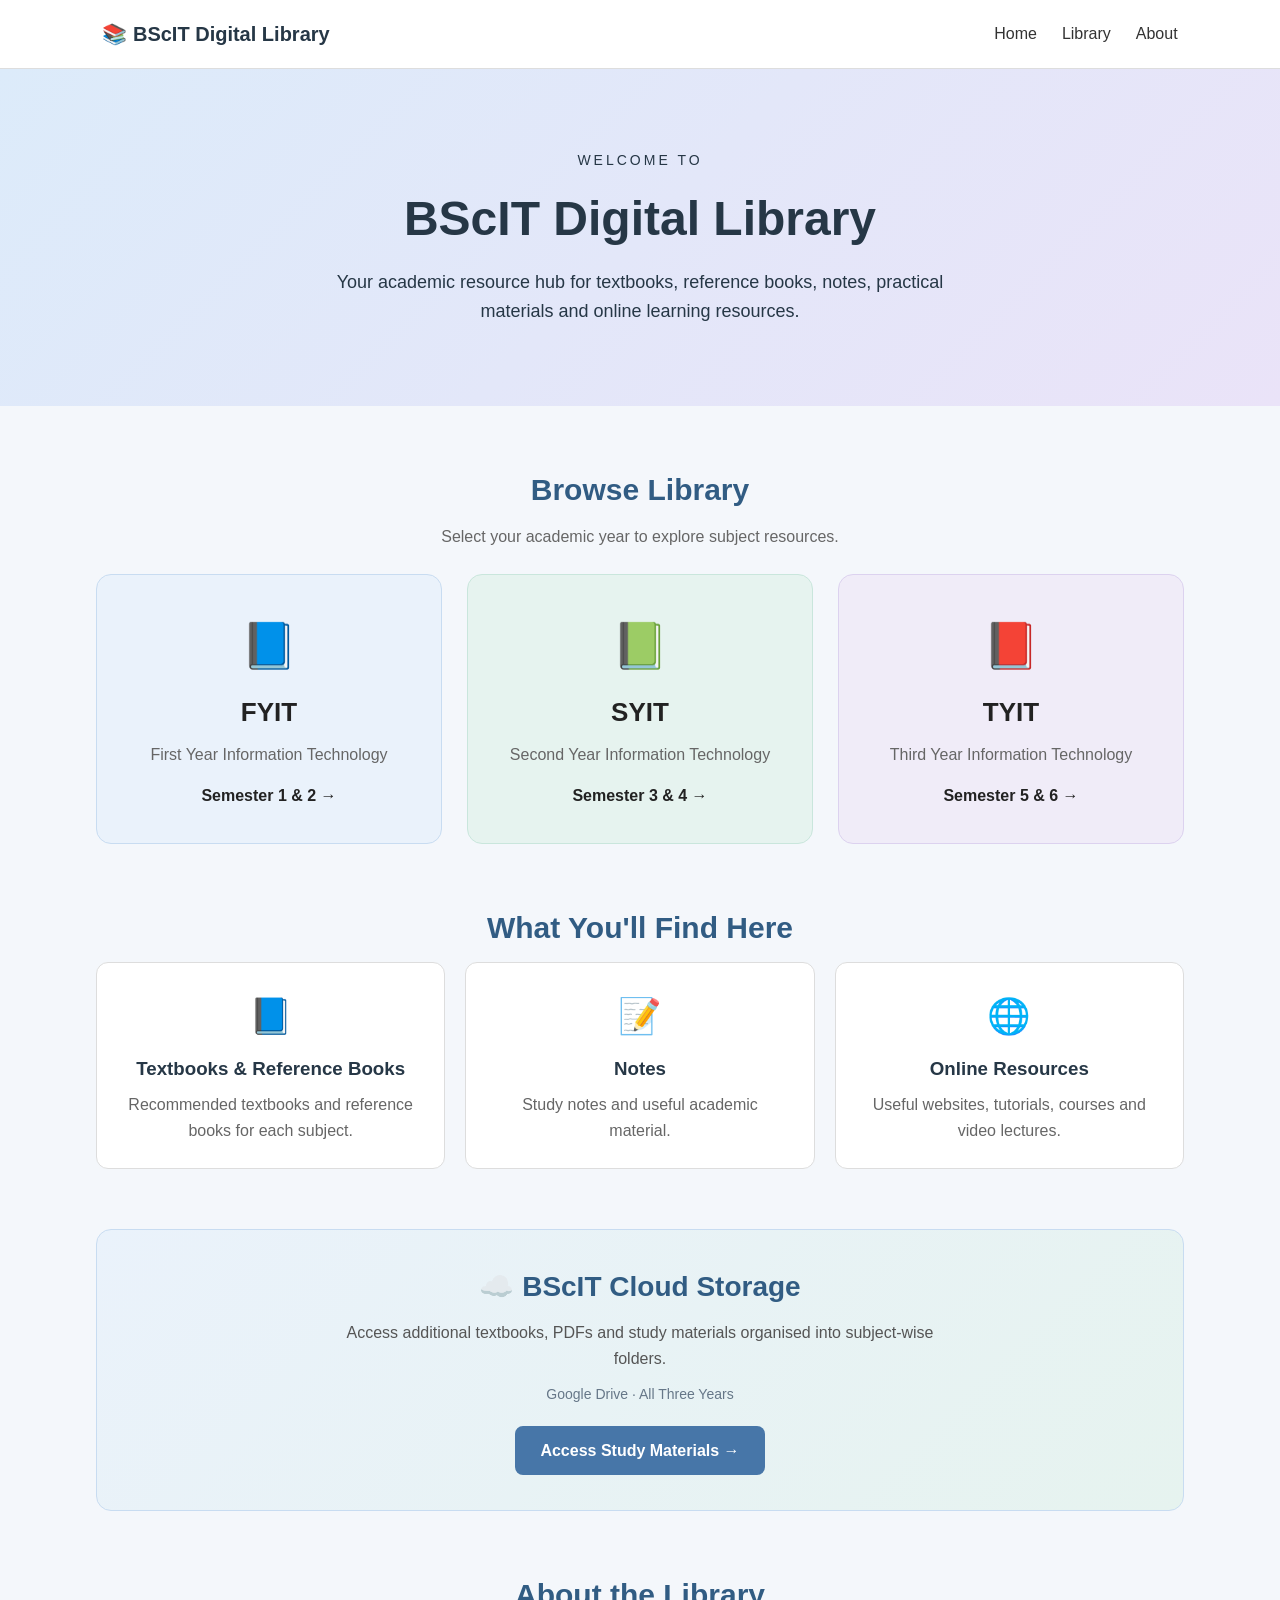
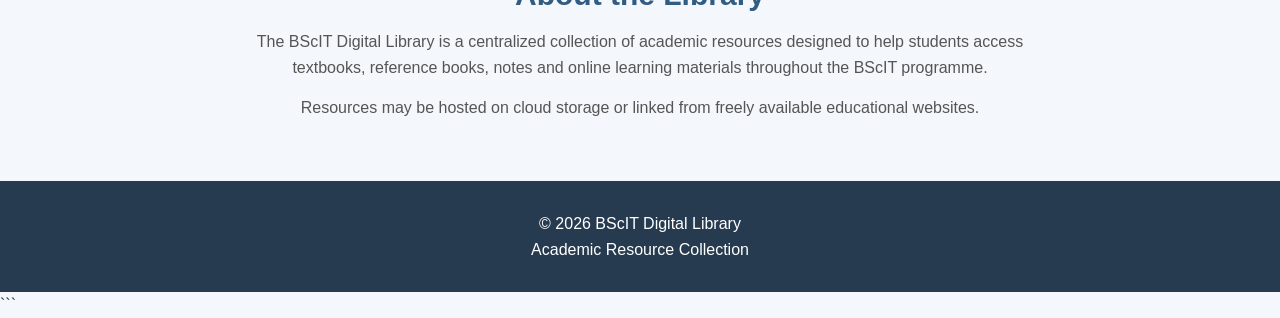
<file: index.html>
<!DOCTYPE html>
<html lang="en">

<head>
    <meta charset="UTF-8">
    <meta name="viewport" content="width=device-width, initial-scale=1.0">

    <title>BScIT Digital Library</title>

    <link rel="stylesheet" href="style.css">
</head>

<body>

    <!-- Navigation Bar -->
    <nav class="navbar">

        <div class="logo">
            📚 BScIT Digital Library
        </div>

        <div class="nav-links">
            <a href="index.html">Home</a>
            <a href="#years">Library</a>
            <a href="#about">About</a>
        </div>

    </nav>


    <!-- Hero Section -->
    <header class="hero">

        <p class="welcome">WELCOME TO</p>

        <h1>BScIT Digital Library</h1>

        <p class="subtitle">
            Your academic resource hub for textbooks, reference books,
            notes, practical materials and online learning resources.
        </p>

    </header>


    <!-- Academic Years -->
    <main>

        <section id="years" class="library-section">

            <h2>Browse Library</h2>

            <p class="section-description">
                Select your academic year to explore subject resources.
            </p>

            <div class="year-container">

                <!-- FYIT -->
                <a href="fyit.html" class="year-card">

                    <div class="year-icon">📘</div>

                    <h3>FYIT</h3>

                    <p>First Year Information Technology</p>

                    <span>Semester 1 &amp; 2 →</span>

                </a>


                <!-- SYIT -->
                <a href="syit.html" class="year-card">

                    <div class="year-icon">📗</div>

                    <h3>SYIT</h3>

                    <p>Second Year Information Technology</p>

                    <span>Semester 3 &amp; 4 →</span>

                </a>


                <!-- TYIT -->
                <a href="tyit.html" class="year-card">

                    <div class="year-icon">📕</div>

                    <h3>TYIT</h3>

                    <p>Third Year Information Technology</p>

                    <span>Semester 5 &amp; 6 →</span>

                </a>

            </div>

        </section>


        <!-- Resource Types -->
        <section class="resources-section">

            <h2>What You'll Find Here</h2>

            <div class="resource-container">

                <div class="resource-card">
                    <div>📘</div>
                    <h3>Textbooks & Reference Books</h3>
                    <p>Recommended textbooks and reference books for each subject.</p>
                </div>

                <div class="resource-card">
                    <div>📝</div>
                    <h3>Notes</h3>
                    <p>Study notes and useful academic material.</p>
                </div>


                <div class="resource-card">
                    <div>🌐</div>
                    <h3>Online Resources</h3>
                    <p>Useful websites, tutorials, courses and video lectures.</p>
                </div>

            </div>

        </section>


        <!-- Cloud Storage Section -->
        <section class="cloud-storage">
        
            <div class="cloud-card">
                <h2>☁️ BScIT Cloud Storage</h2>
        
                <p>
                    Access additional textbooks, PDFs and study materials
                    organised into subject-wise folders.
                </p>
        
                <span>Google Drive · All Three Years</span>
        
                <a href="https://drive.google.com/drive/folders/1h0zi3gbNdlfJLQ8gKMEnEyPBZnSJreJZ?usp=sharing"
                   target="_blank"
                   rel="noopener noreferrer"
                   class="cloud-button">
                    Access Study Materials →
                </a>
            </div>
        
        </section>

        
        <!-- About -->
        <section id="about" class="about-section">

            <h2>About the Library</h2>

            <p>
                The BScIT Digital Library is a centralized collection
                of academic resources designed to help students access
                textbooks, reference books, notes and online learning
                materials throughout the BScIT programme.
            </p>

            <p>
                Resources may be hosted on cloud storage or linked from
                freely available educational websites.
            </p>

        </section>

    </main>


    <!-- Footer -->
    <footer>

        <p>© 2026 BScIT Digital Library</p>

        <p>Academic Resource Collection</p>

    </footer>


    <script src="script.js"></script>

</body>

</html>
```
</file>
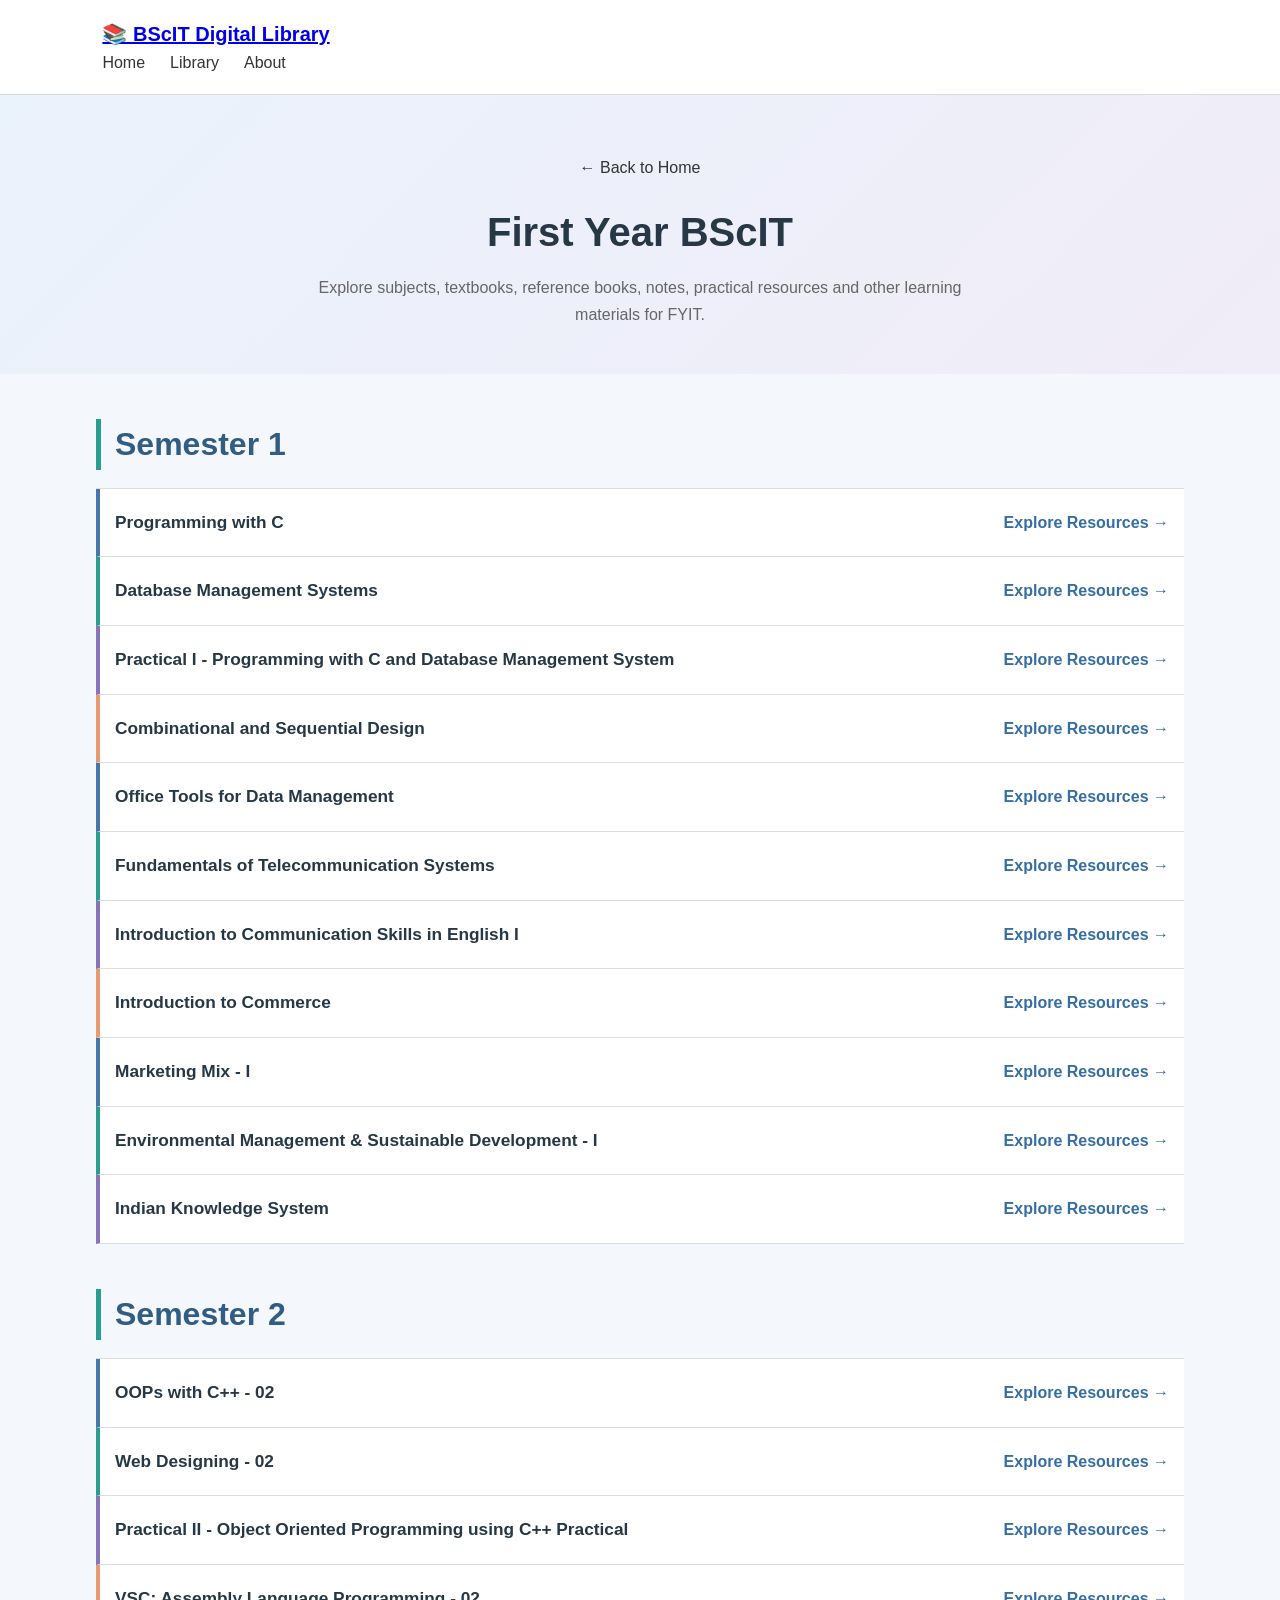
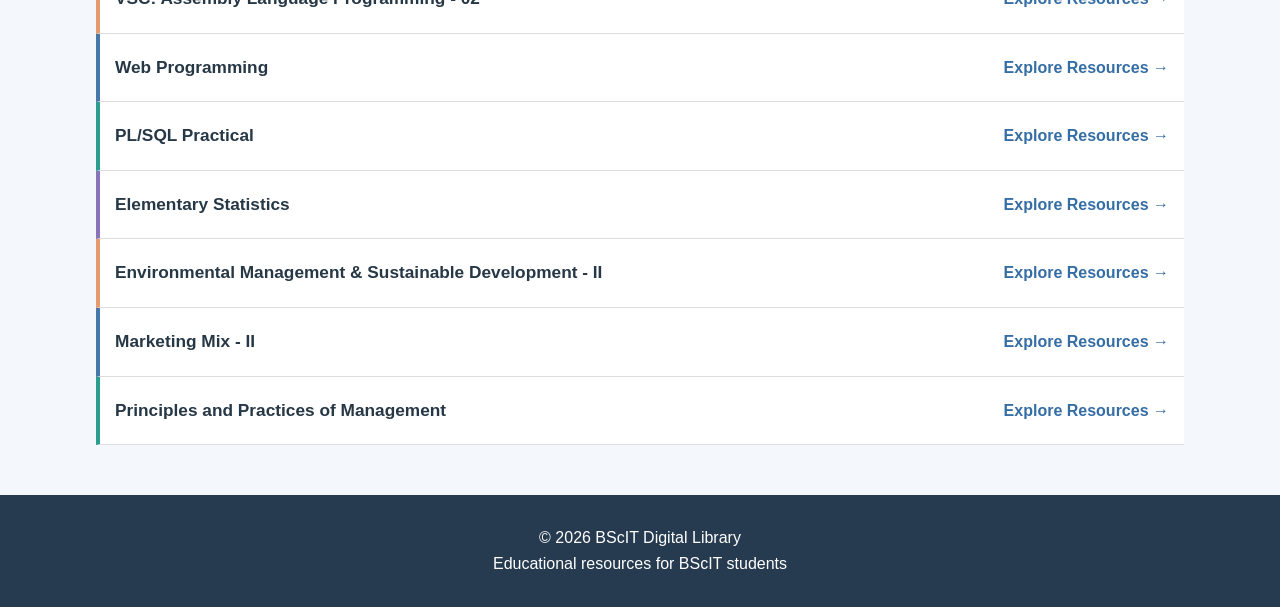
<file: fyit.html>
<!DOCTYPE html>
<html lang="en">
<head>
    <meta charset="UTF-8">
    <meta name="viewport" content="width=device-width, initial-scale=1.0">

    <title>FYIT - BScIT Digital Library</title>

    <link rel="stylesheet" href="style.css">
</head>

<body>

    <!-- Navigation Bar -->
    <nav class="navbar">
        <div class="nav-container">

            <a href="index.html" class="logo">
                📚 BScIT Digital Library
            </a>

            <div class="nav-links">
                <a href="index.html">Home</a>
                <a href="index.html#library">Library</a>
                <a href="index.html#about">About</a>
            </div>

        </div>
    </nav>


    <!-- Page Header -->
    <section class="page-header">

        <div class="container">

            <a href="index.html" class="back-link">
                ← Back to Home
            </a>

            <h1>First Year BScIT</h1>

            <p>
                Explore subjects, textbooks, reference books, notes,
                practical resources and other learning materials for FYIT.
            </p>

        </div>

    </section>


    <!-- Semester Section -->
    <main class="container">

        <section class="semester-section" data-semester="Semester 1">

            <h2>Semester 1</h2>

            <div class="semester-card-grid">
            </div>

        </section>


        <section class="semester-section" data-semester="Semester 2">

            <h2>Semester 2</h2>

            <div class="semester-card-grid">
            </div>

        </section>

    </main>


    <!-- Footer -->
    <footer class="footer">

        <div class="container">

            <p>
                © 2026 BScIT Digital Library
            </p>

            <p>
                Educational resources for BScIT students
            </p>

        </div>

    </footer>

    <script src="script.js"></script>

</body>
</html>
</file>
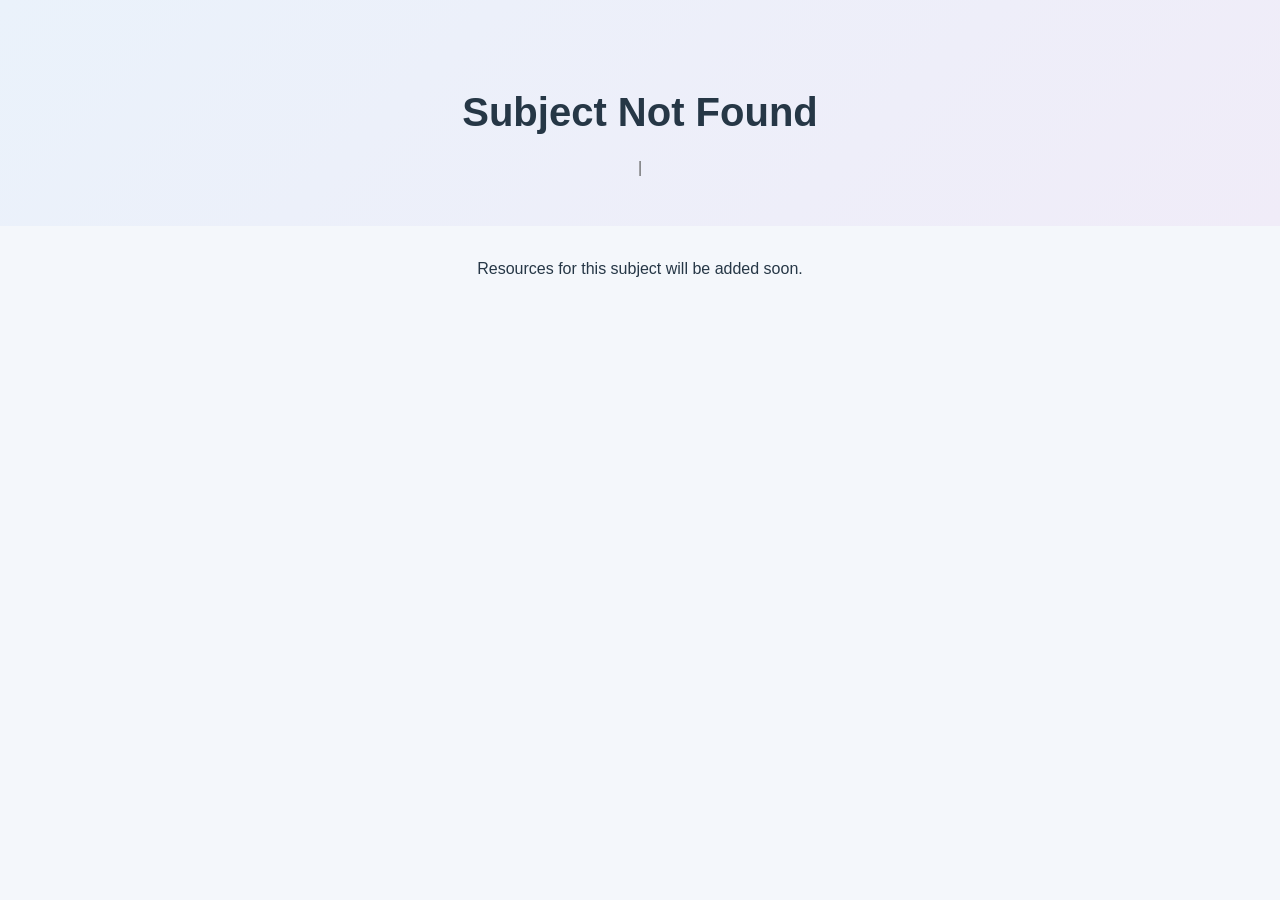
<file: subject.html>
<!DOCTYPE html>
<html lang="en">

<head>
    <meta charset="UTF-8">
    <meta name="viewport" content="width=device-width, initial-scale=1.0">

    <title>Subject Resources | BScIT Digital Library</title>

    <link rel="stylesheet" href="style.css">
</head>

<body>

    <header class="page-header">
        <h1 id="subjectName">Loading Subject...</h1>
        <p id="subjectDetails"></p>
    </header>

    <main id="resourceContainer">

        <section class="semester-section">
            <h2>Textbooks</h2>
            <div class="semester-card-grid" data-category="Textbooks"></div>
        </section>

        <section class="semester-section">
            <h2>Reference Books</h2>
            <div class="semester-card-grid" data-category="Reference Books"></div>
        </section>

        <section class="semester-section">
            <h2>Notes</h2>
            <div class="semester-card-grid" data-category="Notes"></div>
        </section>

        <section class="semester-section">
            <h2>Practical Resources</h2>
            <div class="semester-card-grid" data-category="Practical Resources"></div>
        </section>

        <section class="semester-section">
            <h2>Online Resources</h2>
            <div class="semester-card-grid" data-category="Online Resources"></div>
        </section>

    </main>

    <script src="script.js"></script>

</body>
</html>
</file>
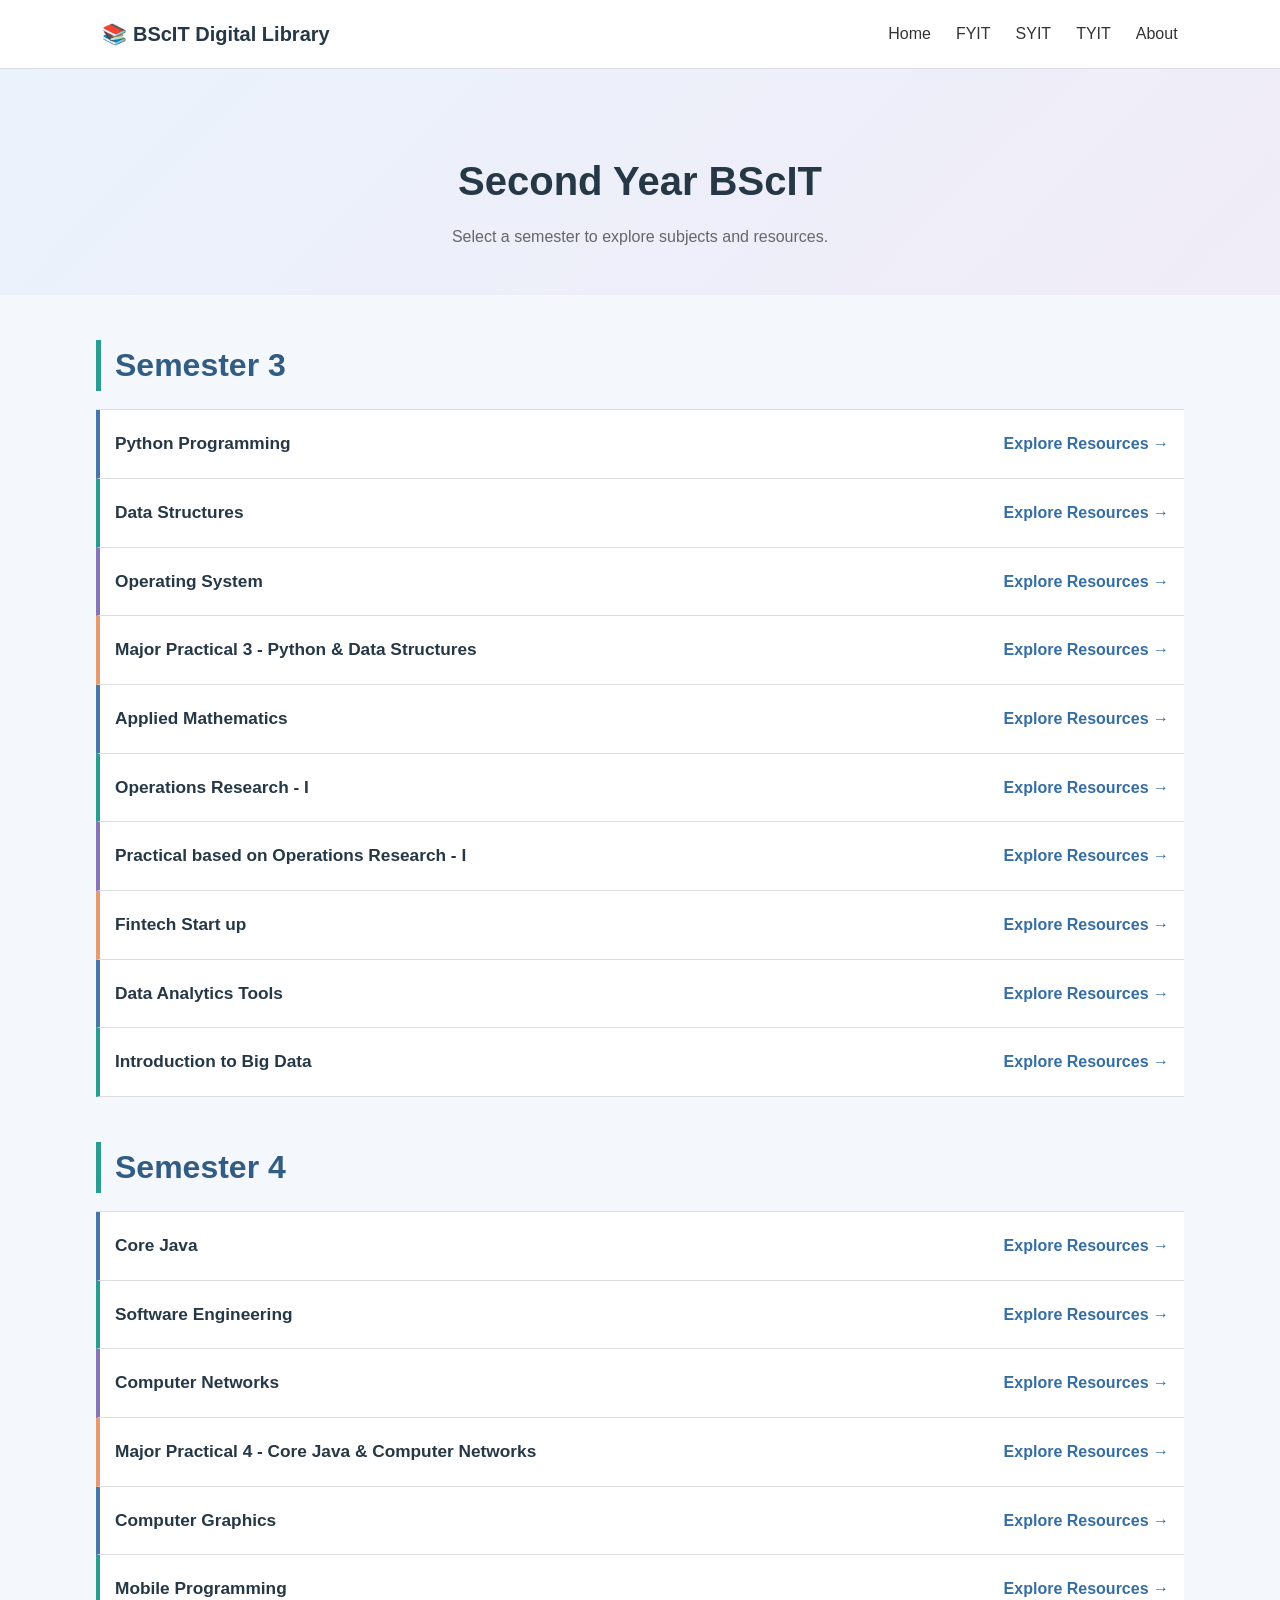
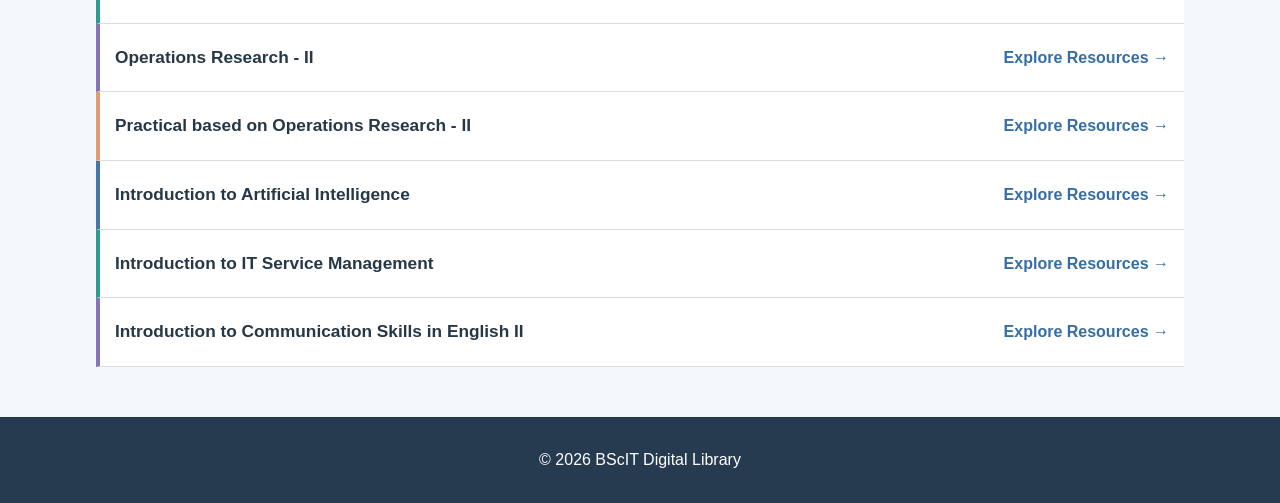
<file: syit.html>
<!DOCTYPE html>
<html lang="en">
<head>
    <meta charset="UTF-8">
    <meta name="viewport" content="width=device-width, initial-scale=1.0">

    <title>SYIT - BScIT Digital Library</title>

    <link rel="stylesheet" href="style.css">
</head>

<body>

    <!-- Navigation Bar -->
    <nav class="navbar">
        <div class="logo">
            📚 BScIT Digital Library
        </div>

        <div class="nav-links">
            <a href="index.html">Home</a>
            <a href="fyit.html">FYIT</a>
            <a href="syit.html">SYIT</a>
            <a href="tyit.html">TYIT</a>
            <a href="index.html#about">About</a>
        </div>
    </nav>


    <!-- Page Header -->
    <header class="page-header">
        <h1>Second Year BScIT</h1>
        <p>Select a semester to explore subjects and resources.</p>
    </header>


    <!-- Semester 3 -->
    <section class="semester-section" data-semester="Semester 3">

        <h2>Semester 3</h2>

        <div class="semester-card-grid">
        </div>

    </section>


    <!-- Semester 4 -->
    <section class="semester-section" data-semester="Semester 4">

        <h2>Semester 4</h2>

        <div class="semester-card-grid">
        </div>

    </section>


    <!-- Footer -->
    <footer>
        <p>© 2026 BScIT Digital Library</p>
    </footer>

    <script src="script.js"></script>

</body>
</html>
</file>
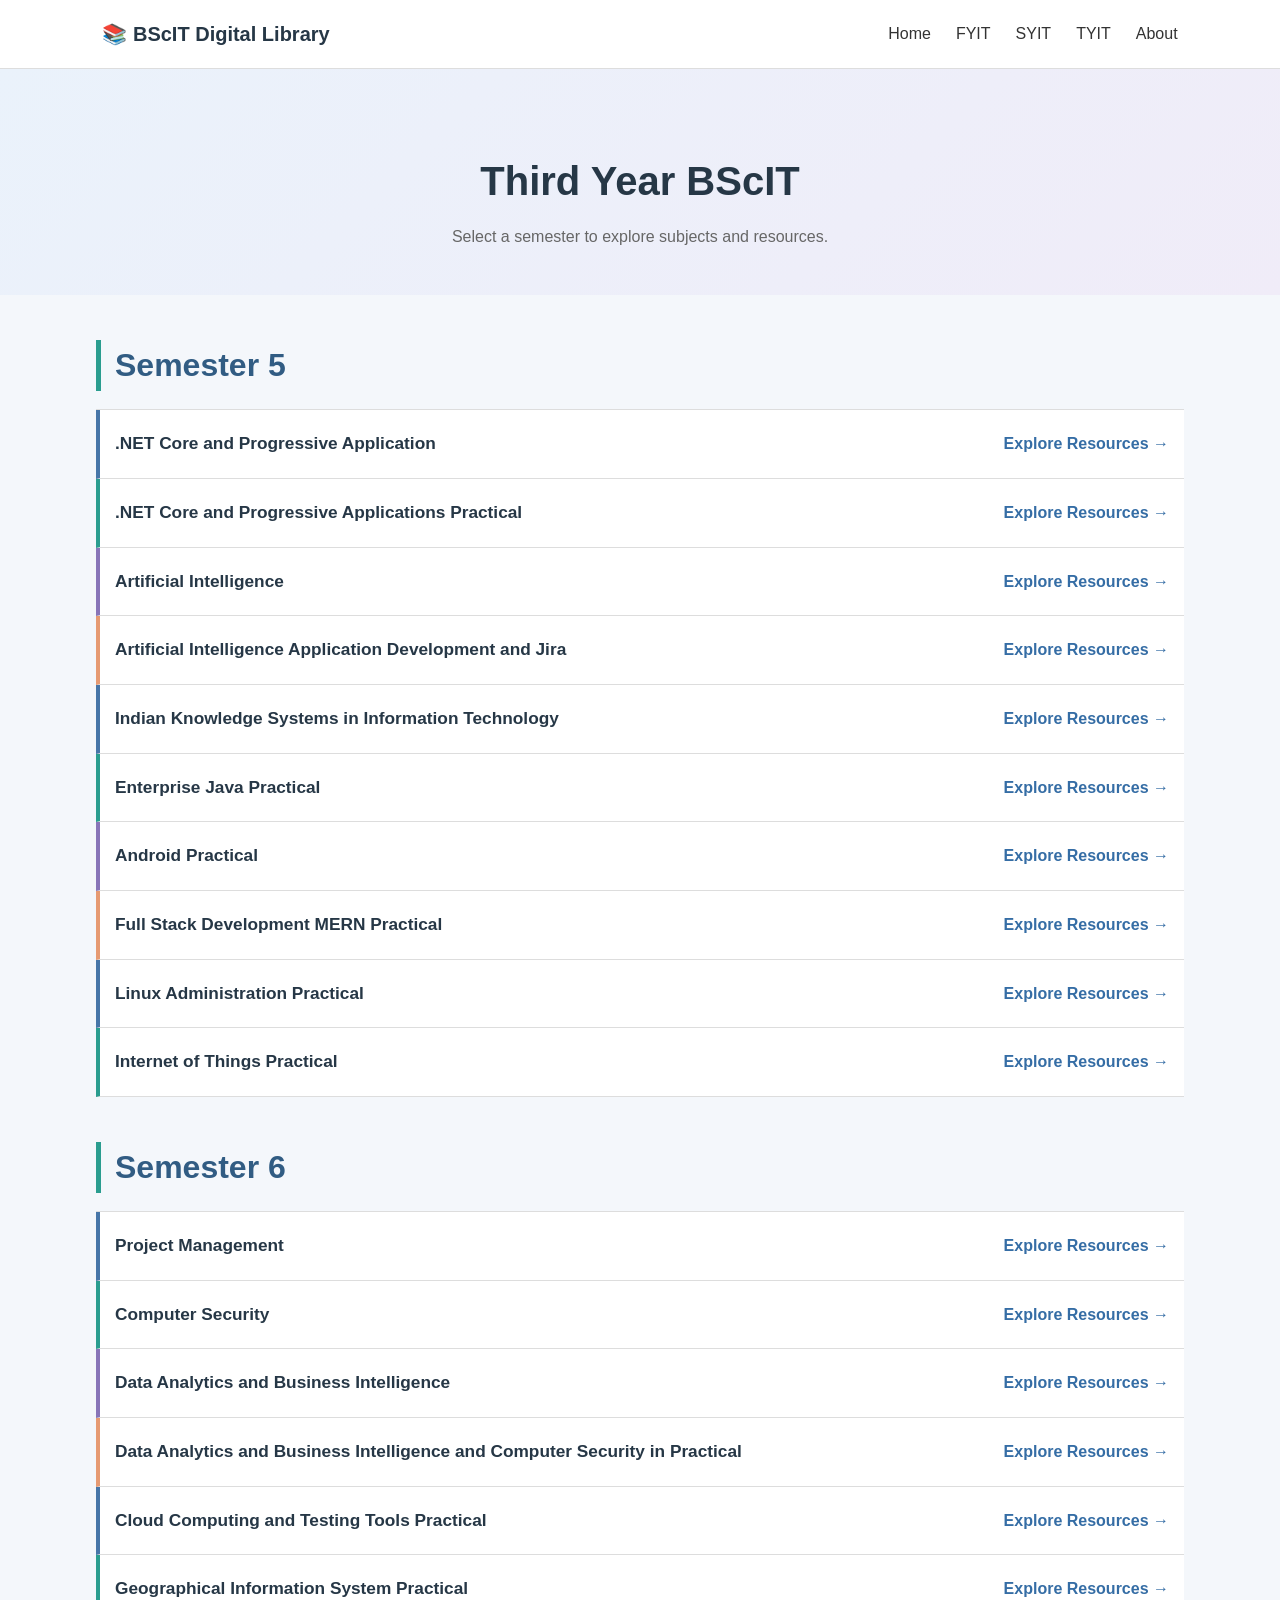
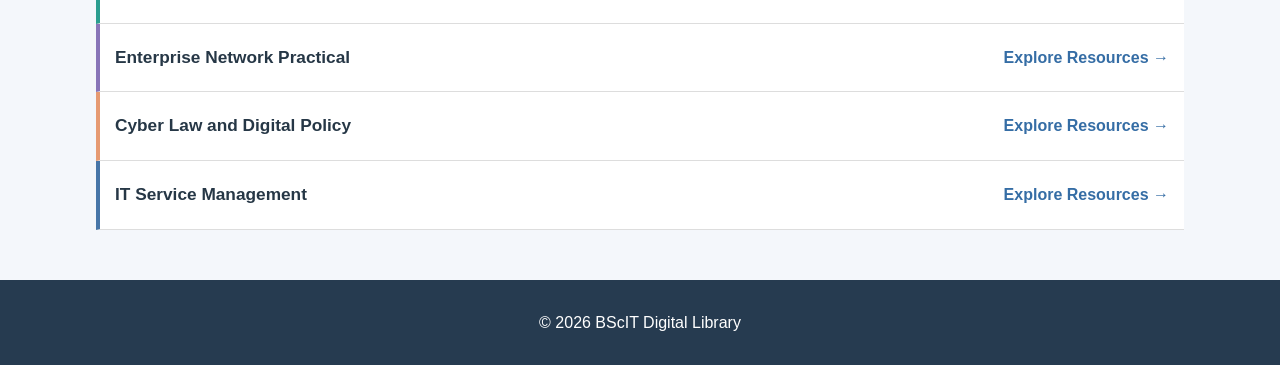
<file: tyit.html>
<!DOCTYPE html>
<html lang="en">
<head>
    <meta charset="UTF-8">
    <meta name="viewport" content="width=device-width, initial-scale=1.0">

    <title>TYIT - BScIT Digital Library</title>

    <link rel="stylesheet" href="style.css">
</head>

<body>

    <!-- Navigation Bar -->
    <nav class="navbar">
        <div class="logo">
            📚 BScIT Digital Library
        </div>

        <div class="nav-links">
            <a href="index.html">Home</a>
            <a href="fyit.html">FYIT</a>
            <a href="syit.html">SYIT</a>
            <a href="tyit.html">TYIT</a>
            <a href="index.html#about">About</a>
        </div>
    </nav>


    <!-- Page Header -->
    <header class="page-header">
        <h1>Third Year BScIT</h1>
        <p>Select a semester to explore subjects and resources.</p>
    </header>


    <!-- Semester 5 -->
    <section class="semester-section" data-semester="Semester 5">

        <h2>Semester 5</h2>

        <div class="semester-card-grid">
        </div>

    </section>


    <!-- Semester 6 -->
    <section class="semester-section" data-semester="Semester 6">

        <h2>Semester 6</h2>

        <div class="semester-card-grid">
        </div>

    </section>

    <!-- Footer -->
    <footer>
        <p>© 2026 BScIT Digital Library</p>
    </footer>

    <script src="script.js"></script>
    
</body>
</html>
</file>
<file: style.css>
* {
    box-sizing: border-box;
    margin: 0;
    padding: 0;
}


body {
    font-family: Arial, sans-serif;
    background: #f5f7fa;
    color: #222;
    line-height: 1.6;
}


/* Navigation */

.navbar {
    display: flex;
    justify-content: space-between;
    align-items: center;

    padding: 18px 8%;

    background: white;

    border-bottom: 1px solid #ddd;
}


.logo {
    font-size: 20px;
    font-weight: bold;
}


.nav-links {
    display: flex;
    gap: 25px;
}


.nav-links a {
    text-decoration: none;
    color: #333;
}


.nav-links a:hover {
    text-decoration: underline;
}


/* Hero */

.hero {
    text-align: center;

    padding: 80px 20px;

    background: #eaf0f6;
}


.welcome {
    font-size: 14px;
    letter-spacing: 3px;
}


.hero h1 {
    font-size: 48px;
    margin: 10px 0;
}


.subtitle {
    max-width: 650px;
    margin: auto;

    font-size: 18px;
}


/* Sections */

.library-section,
.resources-section,
.about-section {
    width: 85%;
    max-width: 1100px;

    margin: 60px auto;
}


.library-section h2,
.resources-section h2,
.about-section h2 {
    text-align: center;

    font-size: 30px;

    margin-bottom: 10px;
}


.section-description {
    text-align: center;

    margin-bottom: 35px;

    color: #666;
}


/* Year Cards */

.year-container {
    display: grid;

    grid-template-columns:
        repeat(3, 1fr);

    gap: 25px;
}


.year-card {
    text-decoration: none;

    color: #222;

    background: white;

    padding: 35px 25px;

    border-radius: 15px;

    text-align: center;

    border: 1px solid #ddd;

    transition: transform 0.2s,
                box-shadow 0.2s;
}


.year-card:hover {
    transform: translateY(-5px);

    box-shadow:
        0 8px 20px rgba(0,0,0,0.1);
}


.year-icon {
    font-size: 45px;

    margin-bottom: 10px;
}


.year-card h3 {
    font-size: 26px;

    margin-bottom: 8px;
}


.year-card p {
    color: #666;

    margin-bottom: 15px;
}


.year-card span {
    font-weight: bold;
}


/* Resource Cards */

.resource-container {
    display: grid;

    grid-template-columns:
        repeat(3, 1fr);

    gap: 20px;
}


.resource-card {
    background: white;

    padding: 25px;

    border-radius: 12px;

    border: 1px solid #ddd;

    text-align: center;
}


.resource-card div {
    font-size: 35px;

    margin-bottom: 10px;
}


.resource-card h3 {
    margin-bottom: 8px;
}


.resource-card p {
    color: #666;
}


/* About */

.about-section {
    max-width: 800px;

    text-align: center;
}


.about-section p {
    margin-bottom: 15px;

    color: #555;
}


/* Footer */

footer {
    text-align: center;

    padding: 30px;

    background: #222;

    color: white;

    margin-top: 50px;
}


/* Mobile */

@media (max-width: 800px) {

    .navbar {
        flex-direction: column;

        gap: 15px;
    }


    .hero h1 {
        font-size: 36px;
    }


    .year-container {
        grid-template-columns: 1fr;
    }


    .resource-container {
        grid-template-columns: 1fr;
    }

}


/* ========================================
   Year / Semester Pages
======================================== */

.page-header {
    padding: 60px 20px 45px;
    background: #f5f7fb;
    text-align: center;
}

.page-header h1 {
    margin: 20px 0 10px;
    font-size: 2.5rem;
}

.page-header p {
    max-width: 700px;
    margin: 0 auto;
    color: #666;
    line-height: 1.7;
}

.back-link {
    color: #333;
    text-decoration: none;
    font-weight: 500;
}

.back-link:hover {
    text-decoration: underline;
}

/* Semester and Resource Sections */

.semester-section {
    width: 85%;
    max-width: 1100px;
    margin: 45px auto;
    padding: 0;
}

.semester-section h2 {
    margin-bottom: 18px;
    font-size: 2rem;
}

.section-description {
    color: #666;
    margin-bottom: 25px;
}

/* Subject and Resource Lists */

.semester-card-grid {
    display: flex;
    flex-direction: column;
    gap: 0;
    border-top: 1px solid #ddd;
}

.semester-card {
    display: flex;
    align-items: center;
    justify-content: space-between;
    gap: 20px;

    padding: 20px 15px;

    background: white;
    border: none;
    border-bottom: 1px solid #ddd;
    border-radius: 0;

    text-decoration: none;
    color: inherit;

    transition: background 0.2s ease;
}

.semester-card:hover {
    background: #eef3f8;
    transform: none;
    box-shadow: none;
}

.semester-card h3 {
    flex: 1;
    margin: 0;
    font-size: 1.08rem;
    font-weight: 600;
}

.semester-card p {
    margin: 0;
    color: #666;
}

.semester-card a {
    flex-shrink: 0;
    color: #2457a6;
    text-decoration: none;
    font-weight: 600;
}

.semester-card a:hover {
    text-decoration: underline;
}

/* Mobile */

@media (max-width: 600px) {

    .semester-section {
        width: 92%;
        margin: 30px auto;
    }

    .semester-section h2 {
        font-size: 1.6rem;
    }

    .semester-card {
        flex-wrap: wrap;
        gap: 8px;
        padding: 16px 10px;
    }

    .semester-card h3 {
        flex-basis: 100%;
        font-size: 1rem;
    }

    .semester-card a {
        font-size: 0.9rem;
    }

}


/* ========================================
   Colour Theme
======================================== */

:root {
    --primary: #4776A8;
    --secondary: #2A9D8F;
    --accent: #8875B8;
    --highlight: #E69A72;

    --blue-light: #EAF2FB;
    --green-light: #E6F3EF;
    --purple-light: #F0ECF8;
    --peach-light: #FBF0E8;

    --text-dark: #263746;
}

/* General background */

body {
    background: #F4F7FB;
    color: var(--text-dark);
}

/* Homepage hero */

.hero {
    background: linear-gradient(
        135deg,
        #DCEBFA,
        #EAE3F8
    );
}

/* Year cards */

.year-card:nth-child(1) {
    background: var(--blue-light);
    border-color: #C8DCF1;
}

.year-card:nth-child(2) {
    background: var(--green-light);
    border-color: #C9E6DC;
}

.year-card:nth-child(3) {
    background: var(--purple-light);
    border-color: #DCD2EF;
}

.year-card:hover {
    transform: translateY(-5px);
    box-shadow: 0 8px 20px rgba(50, 80, 120, 0.12);
}

/* Year and subject page headers */

.page-header {
    background: linear-gradient(
        135deg,
        #EAF2FB,
        #F0ECF8
    );
}

/* Semester headings */

.semester-section h2 {
    color: #315C83;
    border-left: 5px solid var(--secondary);
    padding-left: 14px;
}

/* Subject and resource lists */

.semester-card {
    border-left: 4px solid transparent;
}

.semester-card:nth-child(4n+1) {
    border-left-color: var(--primary);
}

.semester-card:nth-child(4n+2) {
    border-left-color: var(--secondary);
}

.semester-card:nth-child(4n+3) {
    border-left-color: var(--accent);
}

.semester-card:nth-child(4n) {
    border-left-color: var(--highlight);
}

.semester-card:hover {
    background: #EAF2FB;
}

/* Resource links */

.semester-card a {
    color: #356DA5;
}

.semester-card a:hover {
    color: #24476A;
}

/* Homepage section headings */

.library-section h2,
.resources-section h2,
.about-section h2 {
    color: #315C83;
}

/* Footer */
footer {
    background: #263B50;
}

/* ========================================
   Cloud Storage Section
======================================== */

.cloud-storage {
    width: 85%;
    max-width: 1100px;
    margin: 60px auto;
}

.cloud-card {
    background: linear-gradient(135deg, #EAF2FB, #E6F3EF);
    border: 1px solid #C8DCF1;
    border-radius: 15px;
    padding: 35px 25px;
    text-align: center;
}

.cloud-card h2 {
    color: #315C83;
    font-size: 28px;
    margin-bottom: 10px;
}

.cloud-card p {
    color: #555;
    max-width: 600px;
    margin: 0 auto 12px;
}

.cloud-card span {
    display: block;
    color: #667788;
    font-size: 14px;
    margin-bottom: 20px;
}

.cloud-button {
    display: inline-block;
    background: #4776A8;
    color: white;
    text-decoration: none;
    padding: 12px 25px;
    border-radius: 8px;
    font-weight: bold;
    transition: background 0.2s, transform 0.2s;
}

.cloud-button:hover {
    background: #315C83;
    transform: translateY(-2px);
}

@media (max-width: 600px) {
    .cloud-storage {
        width: 92%;
    }

    .cloud-card h2 {
        font-size: 23px;
    }
}
</file>
